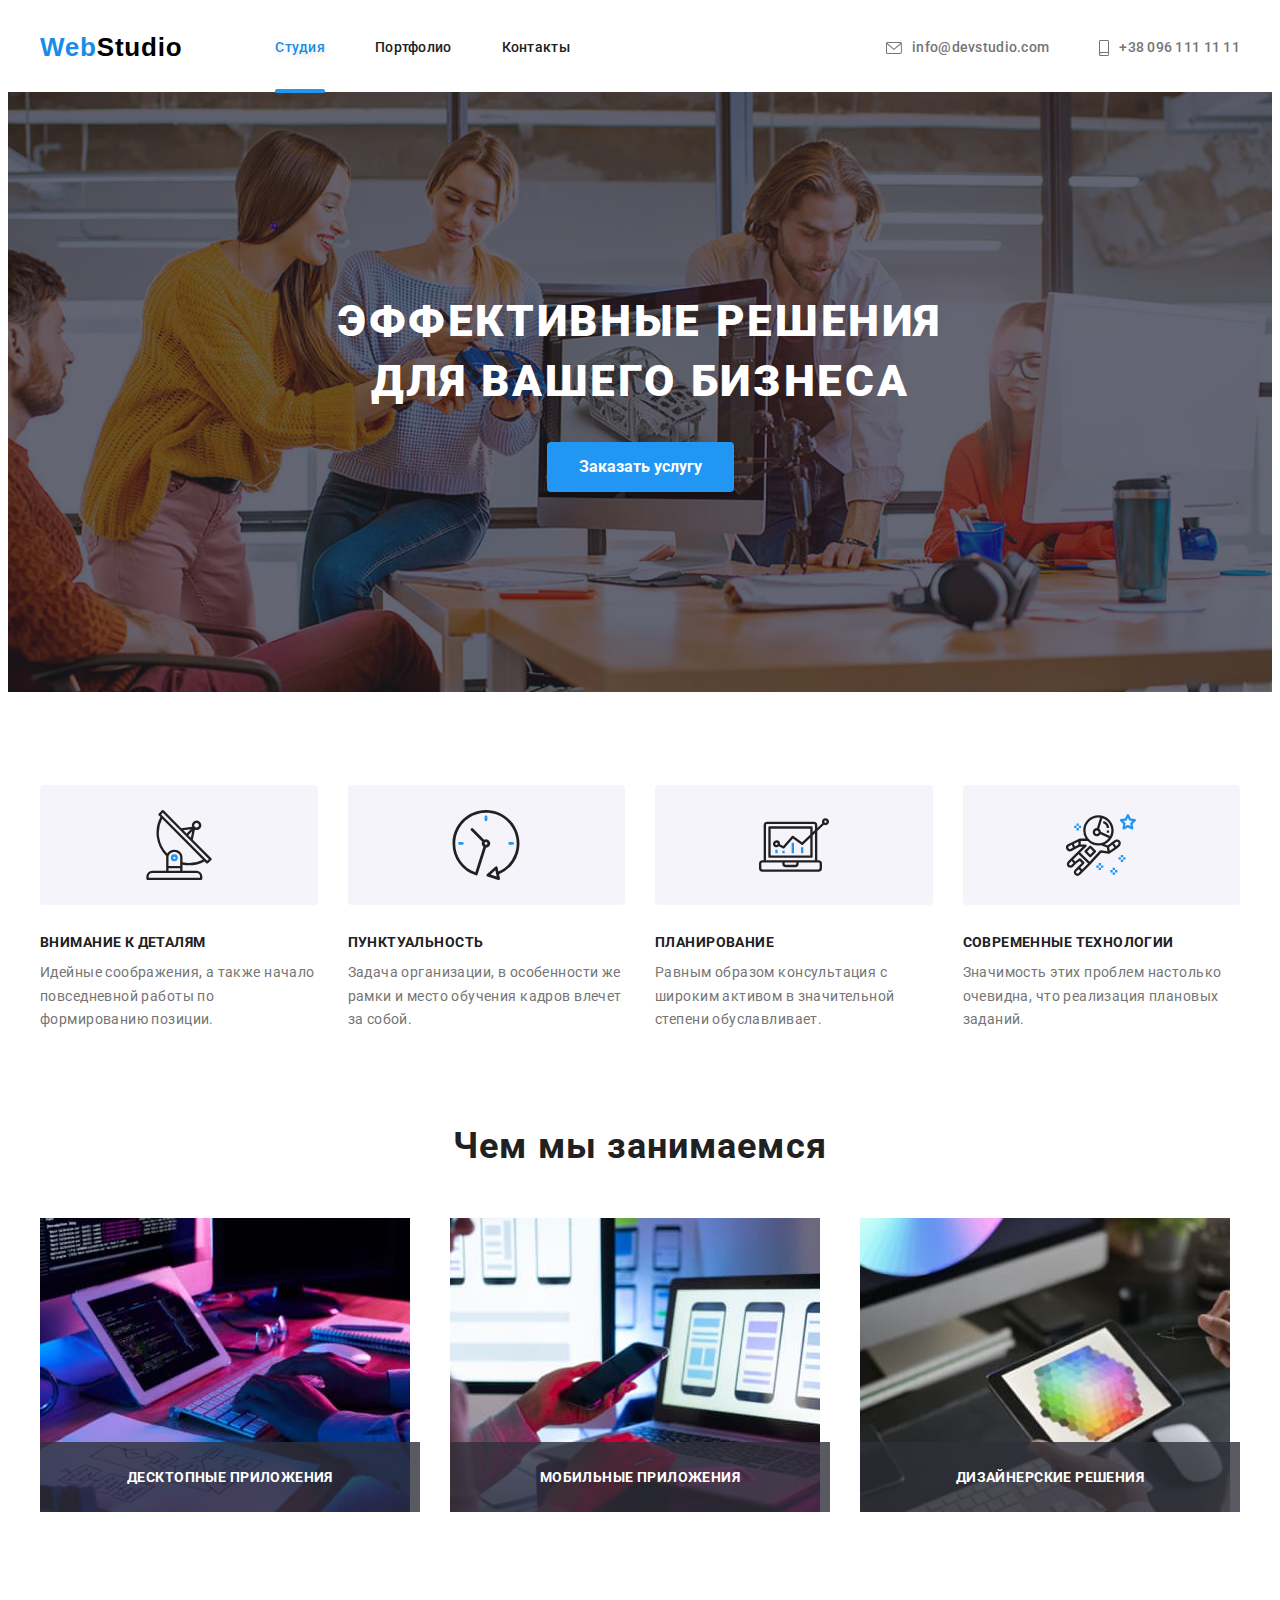
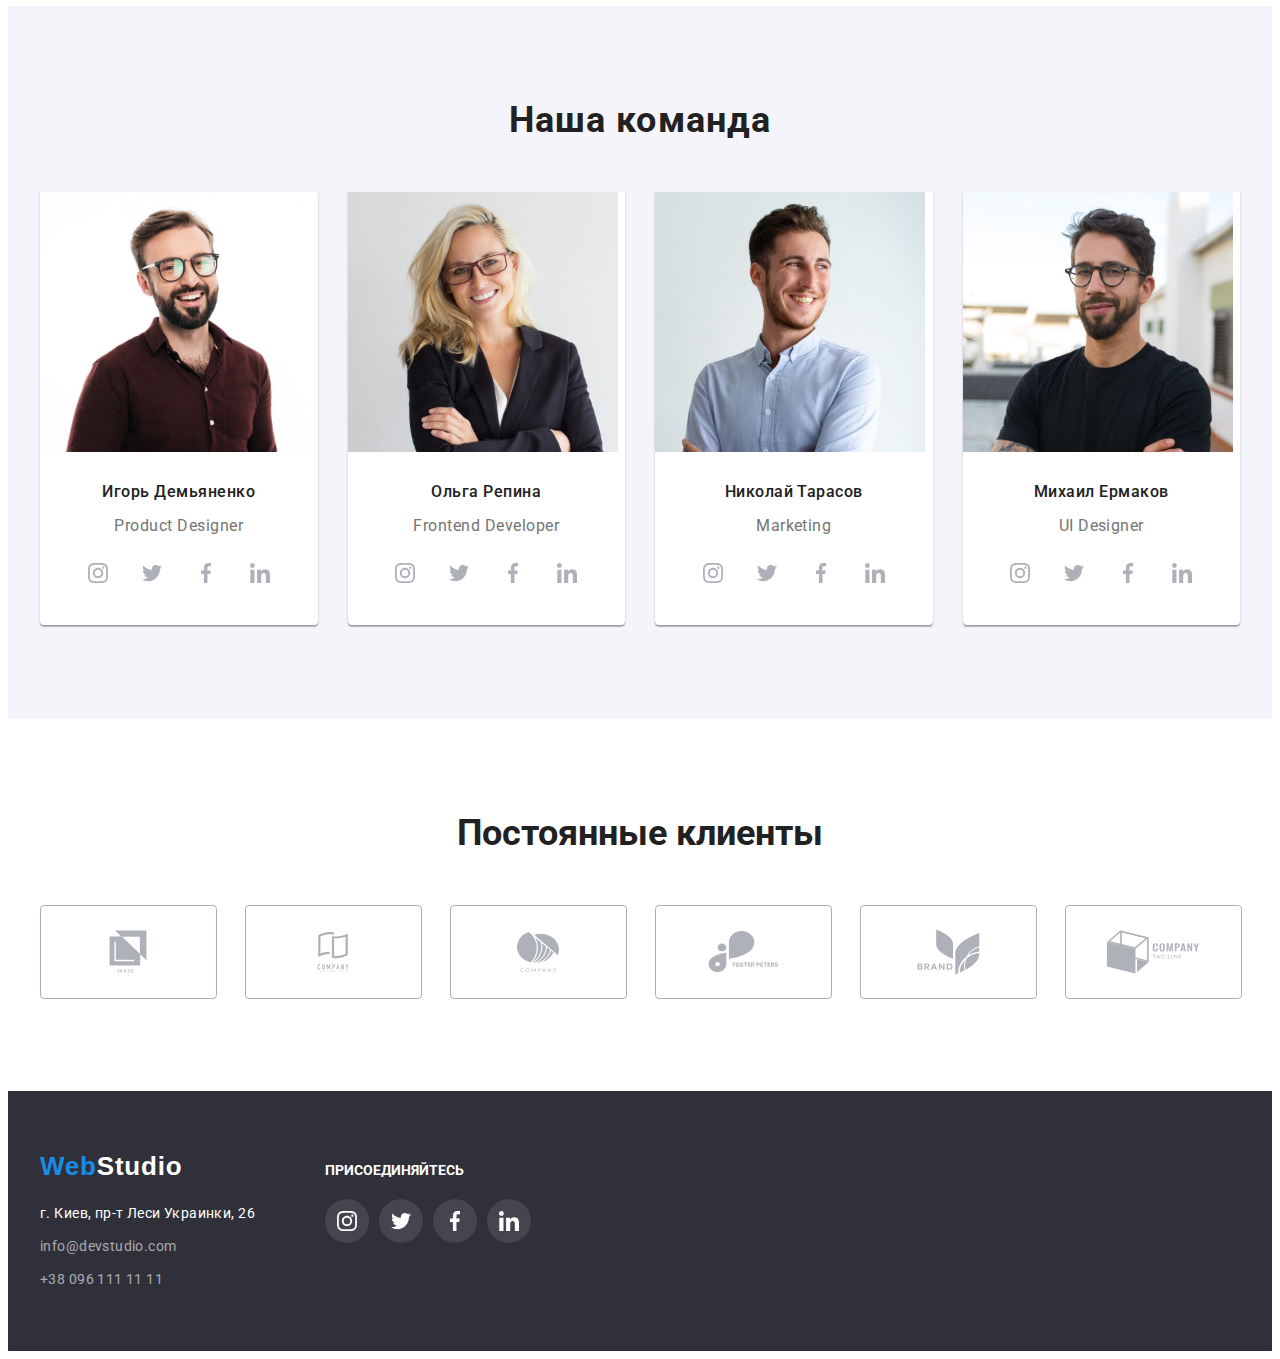
<file: index.html>
<!DOCTYPE html>
<html lang="ru">

<head>
    <meta charset="UTF-8">
    <meta http-equiv="X-UA-Compatible" content="IE=edge">
    <meta name="viewport" content="width=device-width, initial-scale=1.0">
    <title>Web-Studio</title>

    <link rel="preconnect" href="https://fonts.gstatic.com">
    <link href="https://fonts.googleapis.com/css2?family=Roboto:wght@400;500;700;900&display=swap" rel="stylesheet">
    <link rel="stylesheet" href="https://cdnjs.cloudflare.com/ajax/libs/modern-normalize/1.1.0/modern-normalize.min.css"
        integrity="sha512-wpPYUAdjBVSE4KJnH1VR1HeZfpl1ub8YT/NKx4PuQ5NmX2tKuGu6U/JRp5y+Y8XG2tV+wKQpNHVUX03MfMFn9Q=="
        crossorigin="anonymous" referrerpolicy="no-referrer" />
    <link rel="stylesheet" href="./css/styles.css">

</head>

<body>
    <header class="header">
    <div class="header-container container">
        <nav class="navigation">
            <a class="logo" href="#"><span class="logoWebBlue">Web</span>Studio</a>
            <ul class="menu">
                <li class="current-page-list"> 
                    <a class="current-page" href="./index.html">Студия</a></li>
                <li class="current-page-list"> 
                    <a class="menu-link" href="./portfolio.html">Портфолио</a></li>
                <li class="current-page-list"> 
                    <a class="menu-link" href="#contacts">Контакты</a></li>
            </ul>
        </nav>
        <ul class="menu">
            <li class="menu-list">
                <a class="contact-link" href="mail:info@devstudio.com">
                <span class="contact-icon-container">
                    <svg class="contact-icon" width="16" height="12">
                        <use href="./images/icons.svg#mail"></use>
                    </svg>
                </span>
                    <span>info@devstudio.com</span></a>
            </li>
            <li class="menu-list">
                <a class="contact-link" href="tel:+380961111111">
                <span class="contact-icon-container">
                    <svg class="contact-icon" width="10" height="16">
                        <use href="./images/icons.svg#phone"></use>
                    </svg>
                </span>
                    <span>+38 096 111 11 11</span></a>
            </li>
        </ul>
    </div>
    </header>

    <main>
        <section class="hero-section-descisions">
            <h1 class="descisions-title">Эффективные решения <br> для вашего бизнеса</h1>
            <button class="order-btm" type="button" data-modal-open>Заказать услугу</button>
        </section>

        <!-- Особенности -->
        <section class="features-section section">
        <div class="features-container container">
            <h2 hidden class="visualy-hidden title">Особенности</h2>
            <ul class="features-section-list">
                <li class="features-section-list-item">
                    <div class="features-section-icon-container">
                        <svg class="features-section-icon" width="70" height="70">
                            <use href="./images/icons.svg#antenna"></use>
                        </svg>
                    </div>
                    <h3 class="features-section-list-title">Внимание к деталям</h3>
                    <p class="features-section-list-text">
                        Идейные соображения, а также начало повседневной работы по формированию позиции.
                    </p>
                </li>
                <li class="features-section-list-item">
                    <div class="features-section-icon-container">
                        <svg class="features-section-icon" width="70" height="70">
                            <use href="./images/icons.svg#clock"></use>
                        </svg>
                    </div>
                    <h3 class="features-section-list-title">Пунктуальность</h3>
                    <p class="features-section-list-text">
                        Задача организации, в особенности же рамки и место обучения кадров влечет за собой.
                    </p>
                </li>
                <li class="features-section-list-item">
                    <div class="features-section-icon-container">
                        <svg class="features-section-icon" width="70" height="70">
                            <use href="./images/icons.svg#diagram"></use>
                        </svg>
                    </div>
                    <h3 class="features-section-list-title">Планирование</h3>
                    <p class="features-section-list-text">
                        Равным образом консультация с широким активом в значительной степени обуславливает.
                    </p>
                </li>
                <li class="features-section-list-item">
                    <div class="features-section-icon-container">
                        <svg class="features-section-icon" width="70" height="70">
                            <use href="./images/icons.svg#astronaut"></use>
                        </svg>
                    </div>
                    <h3 class="features-section-list-title">Современные технологии</h3>
                    <p class="features-section-list-text">
                        Значимость этих проблем настолько очевидна, что реализация плановых заданий.
                    </p>
                </li>
            </ul>
        </div>
        </section>

        <!-- Чем мы занимаемся -->
        <section class="what-we-do-section section">
        <div class="what-we-do-container container">
            <h2 class="what-we-do-title">Чем мы занимаемся</h2>
            <ul class="what-we-do-list">
                <li class="what-we-do-list-item">
                    <img src="./images/what_we_do/pc.jpg" alt="мы работаем с помощью компьютера" width="370"
                        height="294">
                        <div class="item-container">
                            <p class="item-descr">Десктопные приложения</p>
                        </div>
                </li>
                <li class="what-we-do-list-item">
                    <img src="./images/what_we_do/tel.jpg" alt="мы работаем с помощью телефона" width="370"
                        height="294">
                        <div class="item-container">
                            <p class="item-descr">Мобильные приложения</p>
                        </div>

                </li>
                <li class="what-we-do-list-item">
                    <img src="./images/what_we_do/laptop.jpg" alt="мы работаем с помощью планшета" width="370"
                        height="294">
                        <div class="item-container">
                            <p class="item-descr">Дизайнерские решения</p>
                        </div>

                </li>
            </ul>
        </div>
        </section>

        <!-- Команда -->
        <section class="our-team-section section">
        <div class="our-team-container container">
            <h2 class="our-team-title">Наша команда</h2>
            <ul class="team-members-list">
                <li class="team-member-item">
                    <img src="./images/team/igor.jpg" alt="фото Игорь Демьяненко" width="270" height="260">
                    <div class="team-member-container">
                        <h3 class="team-member-name">Игорь Демьяненко</h3>
                        <p class="team-member-position" lang="en">Product Designer</p>
                        <ul class="team-social-links-list">
                            <li class="team-list-item-social-links">
                                <a class="team-social-link" href="#">
                                    <svg class="team-social-link-icon" width="20" height="20">
                                        <use href="./images/icons.svg#instagram"></use>
                                    </svg>
                                </a>
                            </li>
                            <li class="team-list-item-social-links">
                                <a class="team-social-link" href="#">
                                    <svg class="team-social-link-icon" width="20" height="20">
                                        <use href="./images/icons.svg#twitter"></use>
                                    </svg>
                                </a>
                            </li>
                            <li class="team-list-item-social-links">
                                <a class="team-social-link" href="#">
                                    <svg class="team-social-link-icon" width="20" height="20">
                                        <use href="./images/icons.svg#facebook"></use>
                                    </svg>
                                </a>
                            </li>
                            <li class="team-list-item-social-links">
                                <a class="team-social-link" href="#">
                                    <svg class="team-social-link-icon" width="20" height="20">
                                        <use href="./images/icons.svg#linkedin"></use>
                                    </svg>
                                </a>
                            </li>
                        </ul>
                    </div>
                    </li>
                <li class="team-member-item">
                    <img src="./images/team/olga.jpg" alt="фото Ольга Репина" width="270" height="260">
                     <div class="team-member-container">
                         <h3 class="team-member-name">Ольга Репина</h3>
                         <p class="team-member-position" lang="en">Frontend Developer</p>
                            <ul class="team-social-links-list">
                                <li class="team-list-item-social-links">
                                    <a class="team-social-link" href="#">
                                        <svg class="team-social-link-icon" width="20" height="20">
                                            <use href="./images/icons.svg#instagram"></use>
                                        </svg>
                                    </a>
                                </li>
                                <li class="team-list-item-social-links">
                                    <a class="team-social-link" href="#">
                                        <svg class="team-social-link-icon" width="20" height="20">
                                            <use href="./images/icons.svg#twitter"></use>
                                        </svg>
                                    </a>
                                </li>
                                <li class="team-list-item-social-links">
                                    <a class="team-social-link" href="#">
                                        <svg class="team-social-link-icon" width="20" height="20">
                                            <use href="./images/icons.svg#facebook"></use>
                                        </svg>
                                    </a>
                                </li>
                                <li class="team-list-item-social-links">
                                    <a class="team-social-link" href="#">
                                        <svg class="team-social-link-icon" width="20" height="20">
                                            <use href="./images/icons.svg#linkedin"></use>
                                        </svg>
                                    </a>
                                </li>
                            </ul>
                    </div>
                    </li>
                <li class="team-member-item">
                    <img src="./images/team/nik.jpg" alt="фото Николай Тарасов" width="270" height="260">
                     <div class="team-member-container">
                         <h3 class="team-member-name">Николай Тарасов</h3>
                         <p class="team-member-position" lang="en">Marketing</p>
                            <ul class="team-social-links-list">
                                <li class="team-list-item-social-links">
                                    <a class="team-social-link" href="#">
                                        <svg class="team-social-link-icon" width="20" height="20">
                                            <use href="./images/icons.svg#instagram"></use>
                                        </svg>
                                    </a>
                                </li>
                                <li class="team-list-item-social-links">
                                    <a class="team-social-link" href="#">
                                        <svg class="team-social-link-icon" width="20" height="20">
                                            <use href="./images/icons.svg#twitter"></use>
                                        </svg>
                                    </a>
                                </li>
                                <li class="team-list-item-social-links">
                                    <a class="team-social-link" href="#">
                                        <svg class="team-social-link-icon" width="20" height="20">
                                            <use href="./images/icons.svg#facebook"></use>
                                        </svg>
                                    </a>
                                </li>
                                <li class="team-list-item-social-links">
                                    <a class="team-social-link" href="#">
                                        <svg class="team-social-link-icon" width="20" height="20">
                                            <use href="./images/icons.svg#linkedin"></use>
                                        </svg>
                                    </a>
                                </li>
                            </ul>
                    </div>
                    </li>
                <li class="team-member-item">
                    <img src="./images/team/mike.jpg" alt="фото Михаил Ермаков" width="270" height="260">
                     <div class="team-member-container">
                         <h3 class="team-member-name">Михаил Ермаков</h3>
                         <p class="team-member-position" lang="en">UI Designer</p>
                            <ul class="team-social-links-list">
                                <li class="team-list-item-social-links">
                                    <a class="team-social-link" href="#">
                                        <svg class="team-social-link-icon" width="20" height="20">
                                            <use href="./images/icons.svg#instagram"></use>
                                        </svg>
                                    </a>
                                </li>
                                <li class="team-list-item-social-links">
                                    <a class="team-social-link" href="#">
                                        <svg class="team-social-link-icon" width="20" height="20">
                                            <use href="./images/icons.svg#twitter"></use>
                                        </svg>
                                    </a>
                                </li>
                                <li class="team-list-item-social-links">
                                    <a class="team-social-link" href="#">
                                        <svg class="team-social-link-icon" width="20" height="20">
                                            <use href="./images/icons.svg#facebook"></use>
                                        </svg>
                                    </a>
                                </li>
                                <li class="team-list-item-social-links">
                                    <a class="team-social-link" href="#">
                                        <svg class="team-social-link-icon" width="20" height="20">
                                            <use href="./images/icons.svg#linkedin"></use>
                                        </svg>
                                    </a>
                                </li>
                            </ul>
                    </div>
                    </li>
            </ul>
        </div>
        </section>

        <section class="section clients-section ">
            <div class="clients-container container">
                <h2 class="clients-title">Постоянные клиенты</h2>
                    <ul class="clients-list">
                        <li class="clients-list-item">
                            <a class="clients-list-link" href="#">
                                <svg width="42" height="47"> 
                                <use href="./images/icons.svg#ya-and-co"></use>
                            </svg>
                            </a>
                        </li>
                        <li class="clients-list-item">
                            <a class="clients-list-link" href="#">
                                <svg width="40" height="52"> 
                                <use href="./images/icons.svg#company-tag-line-here"></use>
                            </svg>
                            </a>
                        </li>
                        <li class="clients-list-item">
                            <a class="clients-list-link" href="#">
                                <svg width="44" height="42"> 
                                <use href="./images/icons.svg#company"></use>
                            </svg>
                            </a>
                        </li>
                        <li class="clients-list-item">
                            <a class="clients-list-link" href="#">
                                <svg width="85" height="41"> 
                                <use href="./images/icons.svg#foster-peters"></use>
                            </svg>
                            </a>
                        </li>
                        <li class="clients-list-item">
                            <a class="clients-list-link" href="#">
                                <svg width="63" height="46"> 
                                <use href="./images/icons.svg#brand"></use>
                            </svg>
                            </a>
                        </li>
                        <li class="clients-list-item">
                            <a class="clients-list-link" href="#">
                                <svg width="94" height="44"> 
                                <use href="./images/icons.svg#company-tag-line"></use>
                            </svg>
                            </a>
                        </li>
                    </ul>
            </div>
        </section>
    </main>

    <footer class="footer" id="contacts">
        <div class="futer-container container">
            <div class="futer-adress-container">
                <a class="logo-futer" href="#"><span class="logoWebBlue">Web</span>Studio</a>
                    <address class="adress-and-tel">
                    <ul class="footer-contacts">
                        <li class="footer-contacts-list">
                            <a class="link-adress" href="https://goo.gl/maps/Gc34nFQgtVxxFrYX7" target="_blank"
                                rel="noopener noreferer"> г.
                                Киев,
                                пр-т Леси Украинки, 26</a>
                        </li>
                        <li class="footer-contacts-list">
                            <a class="footer-contacts-item" href="mail:info@devstudio.com">info@devstudio.com</a>
                        </li>
                        <li class="footer-contacts-list">
                            <a class="footer-contacts-item" href="tel:+380961111111">+38 096 111 11 11</a>
                        </li>
                    </ul>
                    </address>
            </div>
            <div class="footer-join-us-container">
                <p class="join-us-title">ПРИСОЕДИНЯЙТЕСЬ</p>
                <ul class="join-us-list">
                    <li class="join-us-list-item">
                        <a class="join-us-link" href="#">
                            <svg class="join-us-link-icon" width="20" height="20">
                                <use href="./images/icons.svg#instagram"></use>
                            </svg>
                        </a>
                    </li>
                    <li class="join-us-list-item">
                        <a class="join-us-link" href="#">
                            <svg class="join-us-link-icon" width="20" height="20">
                                <use href="./images/icons.svg#twitter"></use>
                            </svg>
                        </a>
                    </li>
                    <li class="join-us-list-item">
                        <a class="join-us-link" href="#">
                            <svg class="join-us-link-icon" width="20" height="20">
                                <use href="./images/icons.svg#facebook"></use>
                            </svg>
                        </a>
                    </li>
                    <li class="join-us-list-item">
                        <a class="join-us-link" href="#">
                            <svg class="join-us-link-icon" width="20" height="20">
                                <use href="./images/icons.svg#linkedin"></use>
                            </svg>
                        </a>
                    </li>
                </ul>
            </div>
        </div>
    </footer>

        <div class="backdrop is-hidden" data-modal>
            <div class="modal">
                <button class="close-btm" type="button" data-modal-close>
                    <svg class="close-btm-icon" width="11" height="11">
                        <use href="./images/hero/icon-close.svg#icon-close">
                        </use>
                    </svg>
                </button>
            </div>
        </div>

    <script src="./js/modal.js"></script>

</body>

</html>
</file>
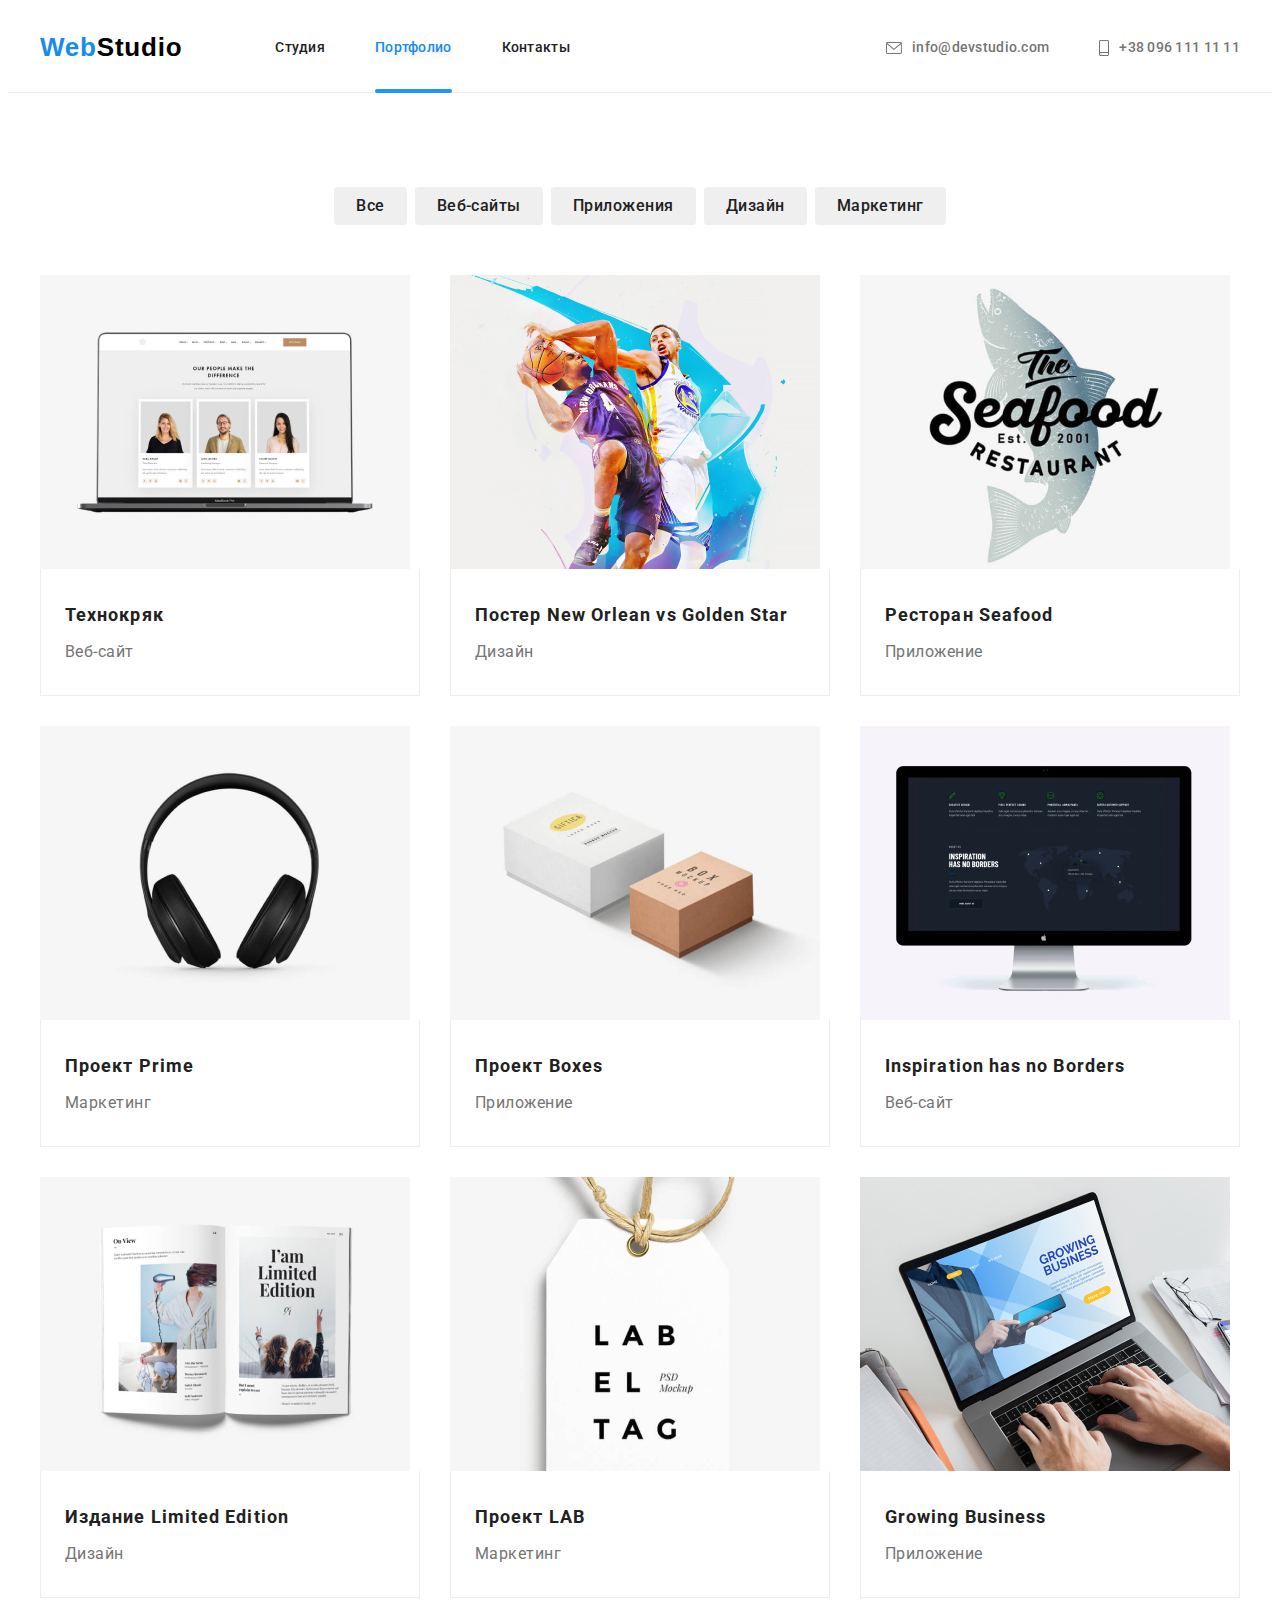
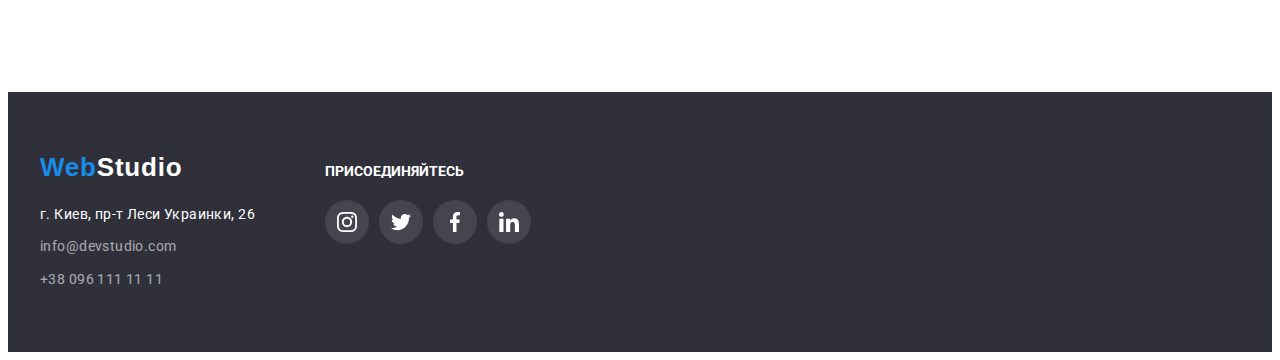
<file: portfolio.html>
<!DOCTYPE html>
<html lang="ru">

<head>
    <meta charset="UTF-8">
    <meta http-equiv="X-UA-Compatible" content="IE=edge">
    <meta name="viewport" content="width=device-width, initial-scale=1.0">
    <title>Web-Studio</title>

    <link rel="preconnect" href="https://fonts.gstatic.com">
    <link href="https://fonts.googleapis.com/css2?family=Roboto:wght@400;500;700;900&display=swap" rel="stylesheet">
    <link rel="stylesheet" href="https://cdnjs.cloudflare.com/ajax/libs/modern-normalize/1.1.0/modern-normalize.min.css"
        integrity="sha512-wpPYUAdjBVSE4KJnH1VR1HeZfpl1ub8YT/NKx4PuQ5NmX2tKuGu6U/JRp5y+Y8XG2tV+wKQpNHVUX03MfMFn9Q=="
        crossorigin="anonymous" referrerpolicy="no-referrer" />
    <link rel="stylesheet" href="./css/styles.css">

</head>

<body>
    <header class="header">
    <div class="header-container container">
        <nav class="navigation">
            <a class="logo" href="#"><span class="logoWebBlue">Web</span>Studio</a>
            <ul class="menu">
                <li class="current-page-list"> 
                    <a class="menu-link" href="./index.html">Студия</a>
                </li>
                <li class="current-page-list"> 
                    <a class="current-page" href="./portfolio.html">Портфолио</a>
                </li>
                <li class="current-page-list"> 
                    <a class="menu-link" href="#contacts">Контакты</a>
                </li>
            </ul>
        </nav>
        <ul class="menu">
            <li class="menu-list">
                <a class="contact-link" href="mail:info@devstudio.com">
                    <span class="contact-icon-container">
                        <svg class="contact-icon" width="16" height="12">
                            <use href="./images/icons.svg#mail"></use>
                        </svg>
                    </span>
                    <span>info@devstudio.com</span></a>
            </li>
            <li class="menu-list">
                <a class="contact-link" href="tel:+380961111111">
                    <span class="contact-icon-container">
                        <svg class="contact-icon" width="10" height="16">
                            <use href="./images/icons.svg#phone"></use>
                        </svg>
                    </span>
                    <span>+38 096 111 11 11</span></a>
            </li>
        </ul>
    </div>
    </header>
            
    <main>
        <section class="section">
        <!-- Наши работы -->
        <div class="container">
        <h1 hidden class="our-works-section-title visualy-hidden title">Направления работ</h1>
            <ul class="type-of-works-buttons">
                <li class="type-of-works-list">
                    <button class="type-selection-btm" type="button">Все</button>
                </li>
                <li class="type-of-works-list">
                    <button class="type-selection-btm" type="button">Веб-сайты</button>
                </li>
                <li class="type-of-works-list">
                    <button class="type-selection-btm" type="button">Приложения</button>
                </li>
                <li class="type-of-works-list">
                    <button class="type-selection-btm" type="button">Дизайн</button>
                </li>
                <li class="type-of-works-list">
                    <button class="type-selection-btm" type="button">Маркетинг</button>
                </li>
            </ul>
        <h2 hidden class="works-section-title visualy-hidden title">Примеры работ</h2>
            <ul class="works-example">
                <li class="works-example-item">
                    <a class="works-example-link-box" href="#">
                        <div class="works-example-box">
                            <img src="./images/our_works/technokriak.jpg" alt="фото веб-сайта Технокряк" width="370" height="294">
                            <div class="overlay">
                                <p class="overlay-text">
                                Технокряк это современная площадка распространения коронавируса. Компании используют эту платформу для цифрового шпионажа и атак на защищённые сервера конкурентов.
                                </p>
                            </div>
                        </div>
                    
                    <div class="works-example-card-container">
                        <h3 class="works-example-name">Технокряк</h3>
                        <p class="works-example-type">Веб-сайт</p>
                    </div>
                    </a>
                </li>
                <li class="works-example-item">
                    <a class="works-example-link-box" href="#">
                        <div class="works-example-box">
                            <img src="./images/our_works/poster-new-orlean.jpg" alt="фото дизайна Постер" width="370" height="294">
                            <div class="overlay">
                                <p class="overlay-text">
                                </p>
                            </div>
                        </div>
                    <div class="works-example-card-container">
                        <h3 class="works-example-name">Постер <span class="english-for-names-of-works">New Orlean vs Golden
                            Star</span></h3>
                        <p class="works-example-type">Дизайн</p>
                    </div>
                    </a>
                </li>
                <li class="works-example-item">
                    <a class="works-example-link-box" href="#">
                        <div class="works-example-box">
                            <img src="./images/our_works/restorant.jpg" alt="фото приложения Ресторан" width="370" height="294">
                                <div class="overlay">
                                    <p class="overlay-text">
                                    </p>
                                </div>
                        </div>
                    <div class="works-example-card-container">
                        <h3 class="works-example-name">Ресторан <span class="english-for-names-of-works">Seafood</span></h3>
                        <p class="works-example-type">Приложение</p>
                    </div>
                    </a>
                </li>
                <li class="works-example-item">
                    <a class="works-example-link-box" href="#">
                    <div class="works-example-box">
                        <img src="./images/our_works/project-prime.jpg" alt="фото проекта Prime" width="370" height="294">
                            <div class="overlay">
                                <p class="overlay-text">
                                </p>
                            </div>
                    </div>
                    <div class="works-example-card-container">
                        <h3 class="works-example-name">Проект <span class="english-for-names-of-works">Prime</span></h3>
                        <p class="works-example-type">Маркетинг</p>
                    </div>
                    </a>
                </li>
                <li class="works-example-item">
                    <a class="works-example-link-box" href="#">
                    <div class="works-example-box">
                        <img src="./images/our_works/project-boxes.jpg" alt="фото приложения Проекта Boxes" width="370"
                        height="294">
                            <div class="overlay">
                                <p class="overlay-text">
                                </p>
                            </div>
                    </div>
                    <div class="works-example-card-container">
                        <h3 class="works-example-name">Проект <span class="english-for-names-of-works">Boxes</span></h3>
                        <p class="works-example-type">Приложение</p>
                    </div>
                    </a>
                </li>
                <li class="works-example-item">
                    <a class="works-example-link-box" href="#">
                    <div class="works-example-box">
                        <img src="./images/our_works/inspiration.jpg" alt="фото веб-сайта Inspiration has no Borders" width="370"
                        height="294">
                            <div class="overlay">
                                <p class="overlay-text">
                                </p>
                            </div>
                    </div>
                        <div class="works-example-card-container">
                            <h3 class="works-example-name" lang="en">Inspiration has no Borders</h3>
                            <p class="works-example-type">Веб-сайт</p>
                    </div>
                    </a>
                </li>
                <li class="works-example-item">
                    <a class="works-example-link-box" href="#">
                    <div class="works-example-box">
                        <img src="./images/our_works/publishing-limited-edition.jpg" alt="фото Издания Limited Edition" width="370"
                        height="294">
                            <div class="overlay">
                                <p class="overlay-text">
                                </p>
                            </div>
                    </div>
                        <div class="works-example-card-container">
                        <h3 class="works-example-name">Издание <span class="english-for-names-of-works">Limited
                            Edition</span></h3>
                        <p class="works-example-type">Дизайн</p>
                    </div>
                    </a>
                </li>
                <li class="works-example-item">
                    <a class="works-example-link-box" href="#">
                    <div class="works-example-box">
                        <img src="./images/our_works/project-lab.jpg" alt="фото Проект LAB" width="370" height="294">
                        <div class="overlay">
                            <p class="overlay-text">
                            </p>
                        </div>
                    </div>
                        <div class="works-example-card-container">
                            <h3 class="works-example-name">Проект <span class="english-for-names-of-works">LAB</span></h3>
                            <p class="works-example-type">Маркетинг</p>
                    </div>
                    </a>
                </li>
                <li class="works-example-item">
                    <a class="works-example-link-box" href="#">
                    <div class="works-example-box">
                        <img src="./images/our_works/app-growing-business.jpg" alt="фото приложения Growing Business" width="370"
                        height="294">
                            <div class="overlay">
                                <p class="overlay-text">
                                </p>
                            </div>
                    </div>
                        <div class="works-example-card-container">
                        <h3 class="works-example-name" lang="en">Growing Business</h3>
                        <p class="works-example-type">Приложение</p>
                    </div>
                    </a>
                </li>
            </ul>
        </div>
        </section>
    </main>
            
    <footer class="footer" id="contacts">
        <div class="futer-container container">
            <div class="futer-adress-container">
                <a class="logo-futer" href="#"><span class="logoWebBlue">Web</span>Studio</a>
                <address class="adress-and-tel">
                    <ul class="footer-contacts">
                        <li class="footer-contacts-list">
                            <a class="link-adress" href="https://goo.gl/maps/Gc34nFQgtVxxFrYX7" target="_blank"
                                rel="noopener noreferer"> г.
                                Киев,
                                пр-т Леси Украинки, 26</a>
                        </li>
                        <li class="footer-contacts-list">
                            <a class="footer-contacts-item" href="mail:info@devstudio.com">info@devstudio.com</a>
                        </li>
                        <li class="footer-contacts-list">
                            <a class="footer-contacts-item" href="tel:+380961111111">+38 096 111 11 11</a>
                        </li>
                    </ul>
                </address>
            </div>
        <div class="footer-join-us-container">
            <p class="join-us-title">ПРИСОЕДИНЯЙТЕСЬ</p>
            <ul class="join-us-list">
                <li class="join-us-list-item">
                    <a class="join-us-link" href="#">
                        <svg class="join-us-link-icon" width="20" height="20">
                            <use href="./images/icons.svg#instagram"></use>
                        </svg>
                    </a>
                </li>
                <li class="join-us-list-item">
                    <a class="join-us-link" href="#">
                        <svg class="join-us-link-icon" width="20" height="20">
                            <use href="./images/icons.svg#twitter"></use>
                        </svg>
                    </a>
                </li>
                <li class="join-us-list-item">
                    <a class="join-us-link" href="#">
                        <svg class="join-us-link-icon" width="20" height="20">
                            <use href="./images/icons.svg#facebook"></use>
                        </svg>
                    </a>
                </li>
                <li class="join-us-list-item">
                    <a class="join-us-link" href="#">
                        <svg class="join-us-link-icon" width="20" height="20">
                            <use href="./images/icons.svg#linkedin"></use>
                        </svg>
                    </a>
                </li>
            </ul>
        </div>
        </div>
    </footer>
    
</body>
    
</html>
</file>
<file: css/styles.css>
body {
  font-family: "Roboto", sans-serif;
  background-color: #ffffff;
  font-weight: 400;
}
:root {
  --text-color-logo-dark: #000000;
  --text-color-hover: #188ce8;
  --shadow-color-grey: #e8e8e8;
  --text-color-main: #212121;
  --text-color-white: #ffffff;
  --text-color-grey: #757575;
  --background-color-main: #ffffff;
  --background-color-dark: #2f303a;
  --background-color-gray: #f5f4fa;
  --background-color-blue: #2196f3;
}

/*сброс стилей*/
h1,
h2,
h3,
h4,
h5,
h6,
p {
  margin: 0;
  padding: 0;
}
ul {
  margin: 0;
  padding: 0;
  list-style: none;
  text-decoration: none;
}
figer {
  margin: 0;
  padding: 0;
}

img {
  display: block;
}

.section {
  padding: 94px 0px;
  text-align: center;
}

.container {
  margin: 0px auto;
  max-width: 1200px;
  padding: 0px 15px;
}

.visualy-hidden {
  position: absolute;
  clip: rect(0 0 0 0);
  width: 1px;
  height: 1px;
  margin: -1px;
}

.header {
  border-bottom: 1px solid #ececec;
}
.header-container {
  display: flex;
}
.header-container::after {
  content: "";
  display: block;
  max-width: 1600px;
  height: 1px;
  background-color: #ececec;
  margin: 0;
  margin-top: 0px;
}

.navigation {
  display: flex;
}
.logo {
  font-family: "Raleway", sans-serif;
  font-weight: 700;
  font-size: 26px;
  text-decoration: none;
  color: var(--text-color-logo-dark);
  letter-spacing: 0.03em;
  display: block;
  padding: 24px 0px 25px;
  margin-right: 93px;
}
.logoWebBlue {
  color: var(--text-color-hover);
}

.menu {
  display: flex;
  margin-left: auto;
}

.current-page-list:not(:last-child) {
  margin-right: 50px;
}

.current-page {
  font-weight: 500;
  font-size: 14px;
  line-height: 1.14;
  letter-spacing: 0.02em;
  text-decoration: none;
  list-style: none;
  color: var(--text-color-hover);
  text-shadow: 0px 4px 4px var(--shadow-color-grey);
  position: relative;
  display: block;
  padding: 32px 0px 0px 0px;
}
.current-page::after {
  content: "";
  display: block;
  position: absolute;
  width: 100%;
  height: 4px;
  margin-top: 33px;
  border-radius: 2px;
  background-color: var(--background-color-blue);
}

.menu-link {
  font-weight: 500;
  font-size: 14px;
  line-height: 1.14;
  letter-spacing: 0.02em;
  list-style: none;
  display: block;
  padding: 32px 0px;
  text-decoration: none;
  color: var(--text-color-main);

  transition-property: color;
  transition-duration: 250ms;
  transition-timing-function: cubic-bezier(0.4, 0, 0.2, 1);
  transition-delay: 0ms;
}
.menu-link:hover,
.menu-link:focus {
  text-shadow: 0px 4px 4px var(--shadow-color-grey);
  color: var(--text-color-hover);
}
.menu-link::after {
  content: "";
  display: block;
  width: 100%;
  height: 4px;
  left: 0px;
  bottom: 0px;
}
.menu-list:not(:last-child) {
  margin-right: 50px;
}
.contact-link {
  font-weight: 500;
  font-size: 14px;
  line-height: 1.14;
  letter-spacing: 0.02em;
  color: var(--text-color-grey);
  text-decoration: none;
  display: flex;
  justify-content: center;
  align-items: center;
  padding: 32px 0px;

  transition-property: color;
  transition-duration: 250ms;
  transition-timing-function: cubic-bezier(0.4, 0, 0.2, 1);
  transition-delay: 0ms;
}
.contact-link:hover,
.contact-link:focus {
  color: var(--text-color-hover);
}
.contact-link,
:current {
  color: var(--text-color-hover);
}
.contact-icon-container {
  display: flex;
  justify-content: center;
  align-items: center;
  margin-right: 10px;
}
.contact-icon {
  fill: var(--text-color-grey);

  transition-property: fill;
  transition-duration: 250ms;
  transition-timing-function: cubic-bezier(0.4, 0, 0.2, 1);
  transition-delay: 0ms;
}

.contact-link:hover .contact-icon,
.contact-link:focus .contact-icon {
  fill: var(--text-color-hover);
}

/* ================hero================*/

.hero-section-descisions {
  background: var(--background-color-dark);
  background-image: linear-gradient(
      rgba(47, 48, 58, 0.4),
      rgba(47, 48, 58, 0.4)
    ),
    url(../images/hero/hero_image.png);
  background-size: cover;
  background-position: center;
  background-repeat: no-repeat;
  text-align: center;
  max-width: 1600px;
  max-height: 600px;
  padding: 200px 0px;
  margin: -1px auto;
}
.descisions-title {
  font-weight: 900;
  font-size: 44px;
  line-height: 1.36;
  letter-spacing: 0.06em;
  text-transform: uppercase;
  color: var(--text-color-white);
  max-width: 696px;
  margin: 0 auto 30px;
}

.order-btm {
  padding: 10px 32px;
  font-family: inherit;
  font-weight: 700;
  font-size: 16px;
  line-height: 1.875;
  cursor: pointer;
  color: var(--text-color-white);
  background: var(--background-color-blue);
  box-shadow: 0px 4px 4px rgba(0, 0, 0, 0.15);
  border-radius: 4px;
  border: none;

  transition-property: background-color;
  transition-duration: 250ms;
  transition-timing-function: cubic-bezier(0.4, 0, 0.2, 1);
  transition-delay: 0ms;
}
.order-btm:hover,
.order-btm:focus {
  background-color: var(--text-color-hover);
}
.descisions {
  width: 1600px;
}

.type-selection-btm {
  font-family: inherit;
  font-weight: 500;
  font-size: 16px;
  line-height: 1.62;
  text-align: center;
  letter-spacing: 0.03em;
  color: var(--text-color-main);
  border: none;
  cursor: pointer;

  transition-property: color background-color box-shadow;
  transition-duration: 250ms;
  transition-timing-function: cubic-bezier(0.4, 0, 0.2, 1);
  transition-delay: 0ms;
}

.type-selection-btm:hover,
.type-selection-btm:focus {
  color: var(--text-color-white);
  background-color: var(--text-color-hover);
  box-shadow: 0px 3px 1px rgba(0, 0, 0, 0.1), 0px 1px 2px rgba(0, 0, 0, 0.08),
    0px 2px 2px rgba(0, 0, 0, 0.12);
}
/* ================features================*/

.features-section {
  padding-bottom: 47px;
}
.features-section-list {
  display: flex;
  flex-wrap: wrap;
  margin-top: -30px;
  margin-left: -30px;
}

.features-section-list-item {
  list-style: none;
  text-align: left;
  margin-top: 30px;
  margin-left: 30px;
  flex-basis: calc((100% - 120px) / 4);
}

.features-section-icon-container {
  width: 100%;
  height: 120px;
  margin-bottom: 30px;
  background-color: var(--background-color-gray);
  border-radius: 4px;
  display: flex;
  justify-content: center;
  align-items: center;
}
.features-section-list-title {
  font-weight: 700;
  font-size: 14px;
  line-height: 1.14;
  letter-spacing: 0.03em;
  text-transform: uppercase;
  list-style: none;
  color: var(--text-color-main);
  margin-bottom: 10px;
}
.features-section-list-text {
  font-size: 14px;
  line-height: 1.71;
  letter-spacing: 0.03em;
  color: var(--text-color-grey);
}

/* ================works================*/

.what-we-do-section {
  padding-top: 47px;
}

.what-we-do-title {
  font-style: normal;
  font-weight: 700;
  font-size: 36px;
  line-height: 1.16;
  text-align: center;
  letter-spacing: 0.03em;
  color: var(--text-color-main);
  margin-bottom: 50px;
}
.what-we-do-list {
  list-style: none;
  display: flex;
  flex-wrap: wrap;
  margin-top: -30px;
  margin-left: -30px;
}
.what-we-do-list-item {
  margin-top: 30px;
  margin-left: 30px;
  flex-basis: calc((100% - 90px) / 3);
  position: relative;
}
.item-container {
  position: absolute;
  bottom: 0px;
  width: 100%;
  height: 70px;
  background: rgba(47, 48, 58, 0.8);
}
.item-descr {
  font-weight: 700;
  font-size: 14px;
  line-height: 16px;
  text-align: center;
  letter-spacing: 0.03em;
  text-transform: uppercase;
  color: #ffffff;
  padding: 27px 82px;
}
/* ================team================*/

.our-team-section {
  background: var(--background-color-gray);
}
.our-team-title {
  font-style: normal;
  font-weight: 700;
  font-size: 36px;
  line-height: 1.16;
  text-align: center;
  letter-spacing: 0.03em;
  color: var(--text-color-main);
  margin-bottom: 50px;
}
.team-members-list {
  list-style: none;
  display: flex;
  flex-wrap: wrap;
  margin-top: -30px;
  margin-left: -30px;
}
.team-member-item {
  margin: 0;
  background-color: var(--background-color-main);
  box-shadow: 0px 1px 3px rgba(0, 0, 0, 0.12), 0px 1px 1px rgba(0, 0, 0, 0.14),
    0px 2px 1px rgba(0, 0, 0, 0.2);
  border-radius: 0px 0px 4px 4px;
  margin-top: 30px;
  margin-left: 30px;
  flex-basis: calc((100% - 120px) / 4);
}
.team-member-container {
  padding: 30px 15px 30px 15px;
  line-height: 19px;
}
.team-member-position-container {
  padding-bottom: 15px;
}
.team-member-name {
  font-weight: 500;
  font-size: 16px;
  line-height: 1.19;
  text-align: center;
  letter-spacing: 0.03em;
  color: var(--text-color-main);
  margin-bottom: 15px;
}
.team-member-position {
  font-size: 16px;
  line-height: 1.19;
  text-align: center;
  letter-spacing: 0.03em;
  color: var(--text-color-grey);
  margin-bottom: 16px;
}
.team-social-links-list {
  display: flex;
  justify-content: center;
  align-items: center;
}
.team-list-item-social-links {
  width: 44px;
  height: 44px;
}
.team-list-item-social-links:not(:last-child) {
  margin-right: 10px;
}
.team-social-link {
  display: flex;
  width: 100%;
  height: 100%;
  justify-content: center;
  align-items: center;
  fill: #afb1b8;
  border-radius: 50%;

  transition-property: background-color, fill;
  transition-duration: 250ms;
  transition-timing-function: cubic-bezier(0.4, 0, 0.2, 1);
  transition-delay: 0ms;
}
.team-social-link:hover,
.team-social-link:focus {
  background-color: var(--text-color-hover);
  fill: var(--text-color-white);
}

/* ================clients================*/
.clients-container {
  text-align: center;
}
.clients-title {
  font-weight: 700;
  font-size: 36px;
  line-height: 1.16;
  color: var(--text-color-main);
  margin-bottom: 50px;
}
.clients-list {
  display: flex;
  flex-wrap: wrap;
  margin-top: -30px;
  margin-left: -30px;
  background-position: center;
}
.clients-list-item {
  font-size: 36px;
  margin-top: 30px;
  margin-left: 30px;
  flex-basis: calc((100% - 180px) / 6);
  height: 92px;
}
.clients-list-link {
  display: flex;
  justify-content: center;
  align-items: center;
  width: 100%;
  height: 100%;
  border: 1px solid #afb1b8;
  border-radius: 4px;
  fill: #afb1b8;

  transition-property: border-color fill;
  transition-duration: 250ms;
  transition-timing-function: cubic-bezier(0.4, 0, 0.2, 1);
  transition-delay: 0ms;
}
.clients-list-link:hover,
.clients-list-link:focus {
  fill: var(--text-color-hover);
  border-color: var(--text-color-hover);
}

/* ================footer================*/
.footer {
  text-decoration: none;
  background: var(--background-color-dark);
  padding: 60px 0;
}
.futer-container {
  display: flex;
}
.futer-adress-container {
  margin-right: 70px;
}
.logo-futer {
  font-family: Raleway, sans-serif;
  font-weight: 700;
  font-size: 26px;
  line-height: 1.19;
  letter-spacing: 0.03em;
  text-decoration: none;
  color: var(--text-color-white);
  display: block;
  margin-bottom: 20px;
}
.link-adress {
  font-style: normal;
  font-weight: 400;
  font-size: 14px;
  line-height: 1.71;
  letter-spacing: 0.03em;
  text-decoration: none;
  color: var(--text-color-white);
  display: block;
}

.footer-contacts {
  list-style: none;
}
.footer-contacts-list:not(:last-child) {
  margin-bottom: 9px;
}
.footer-contacts-item {
  font-style: normal;
  font-weight: 400;
  font-size: 14px;
  line-height: 1.71;
  letter-spacing: 0.03em;
  text-decoration: none;
  color: rgba(255, 255, 255, 0.6);
  display: block;
}
.footer-join-us-container {
  margin-top: 12px;
}
.join-us-title {
  font-weight: 700;
  font-size: 14px;
  line-height: 1.14;
  text-transform: uppercase;
  color: var(--text-color-white);
  margin-bottom: 20px;
}
.join-us-list {
  display: flex;
}
.join-us-list-item {
  display: flex;
  justify-content: center;
  align-items: center;
}
.join-us-list-item {
  width: 44px;
  height: 44px;
}
.join-us-list-item:not(:last-child) {
  margin-right: 10px;
}
.join-us-link {
  display: flex;
  width: 100%;
  height: 100%;
  justify-content: center;
  align-items: center;
  fill: var(--text-color-white);
  border-radius: 50%;
  background-color: rgba(255, 255, 255, 0.1);

  transition-property: border-color fill;
  transition-duration: 250ms;
  transition-timing-function: cubic-bezier(0.4, 0, 0.2, 1);
  transition-delay: 0ms;
}
.join-us-link:hover,
.join-us-link:focus {
  background-color: var(--text-color-hover);
  fill: var(--text-color-white);
}

/*===================portfolio===================*/
.type-of-works-buttons {
  font-family: inherit;
  list-style: none;

  display: flex;
  flex-wrap: nowrap;
  justify-content: center;
  margin-right: auto;
  margin-bottom: 50px;
}
.type-of-works-list:not(:last-child) {
  margin-right: 8px;
}
.type-selection-btm {
  border-radius: 4px;
  padding: 6px 22px;
}
.works-example {
  list-style: none;
  display: flex;
  flex-wrap: wrap;
  margin-top: -30px;
  margin-left: -30px;
}
.works-example-item {
  position: relative;
  margin-top: 30px;
  margin-left: 30px;
  flex-basis: calc((100% - 90px) / 3);

  transition-property: box-shadow;
  transition-duration: 250ms;
  transition-timing-function: cubic-bezier(0.4, 0, 0.2, 1);
  transition-delay: 0ms;
}
.works-example-item:hover,
.works-example-item:focus {
  box-shadow: 0px 1px 1px rgba(0, 0, 0, 0.12), 0px 4px 4px rgba(0, 0, 0, 0.06),
    1px 4px 6px rgba(0, 0, 0, 0.16);
}

.works-example-box {
  position: relative;
  overflow: hidden;
}
.overlay {
  position: absolute;
  top: 100%;
  left: 0px;
  height: 100%;
  width: 100%;
  color: #ffffff;
  overflow: auto;
  background-color: rgba(33, 150, 243, 0.9);
  transform: translateY(0%);
  padding: 63px 24px;
}
.overlay-text {
  font-size: 18px;
  line-height: 1.56;
  text-align: left;
}
.works-example-link-box {
  text-decoration: none;
}
.works-example-link-box:hover .overlay,
.works-example-link-box:focus .overlay {
  transform: translateY(-100%);
  transition: 250ms cubic-bezier(0.4, 0, 0.2, 1);
}
.works-example-card-container {
  text-align: left;
  padding: 28px 24px;
  border-right: 1px solid #eeeeee;
  border-left: 1px solid #eeeeee;
  border-bottom: 1px solid #eeeeee;
  text-decoration: none;
}

.works-example-name {
  font-weight: 700;
  font-size: 18px;
  line-height: 2;
  letter-spacing: 0.06em;
  color: var(--text-color-main);
  margin-bottom: 4px;
}
.works-example-type {
  font-size: 16px;
  line-height: 1.87;
  letter-spacing: 0.03em;
  color: var(--text-color-grey);
}

/*===================end footer===================*/

.backdrop {
  position: fixed;
  top: 0px;
  left: 0px;
  width: 100vw;
  height: 100vh;
  background: rgba(0, 0, 0, 0.2);
  opacity: 1;
  visibility: visible;
  pointer-events: auto;
  transition: opacity 250ms cubic-bezier(0.4, 0, 0.2, 1);
}
.modal {
  position: absolute;
  top: 50%;
  left: 50%;
  height: 581px;
  width: 528px;
  background: #ffffff;
  transform: translate(-50%, -50%);
  box-shadow: 0px 1px 3px rgba(0, 0, 0, 0.12), 0px 1px 1px rgba(0, 0, 0, 0.14),
    0px 2px 1px rgba(0, 0, 0, 0.2);
  border-radius: 4px;
}
.close-btm {
  position: absolute;
  width: 30px;
  height: 30px;
  top: 8px;
  right: 8px;
  border-radius: 50%;
  border: 1px solid rgba(0, 0, 0, 0.1);
  background-color: transparent;
  cursor: pointer;
  padding: 0px;
}
.is-hidden {
  opacity: 0;
  visibility: hidden;
  pointer-events: none;
}
</file>
